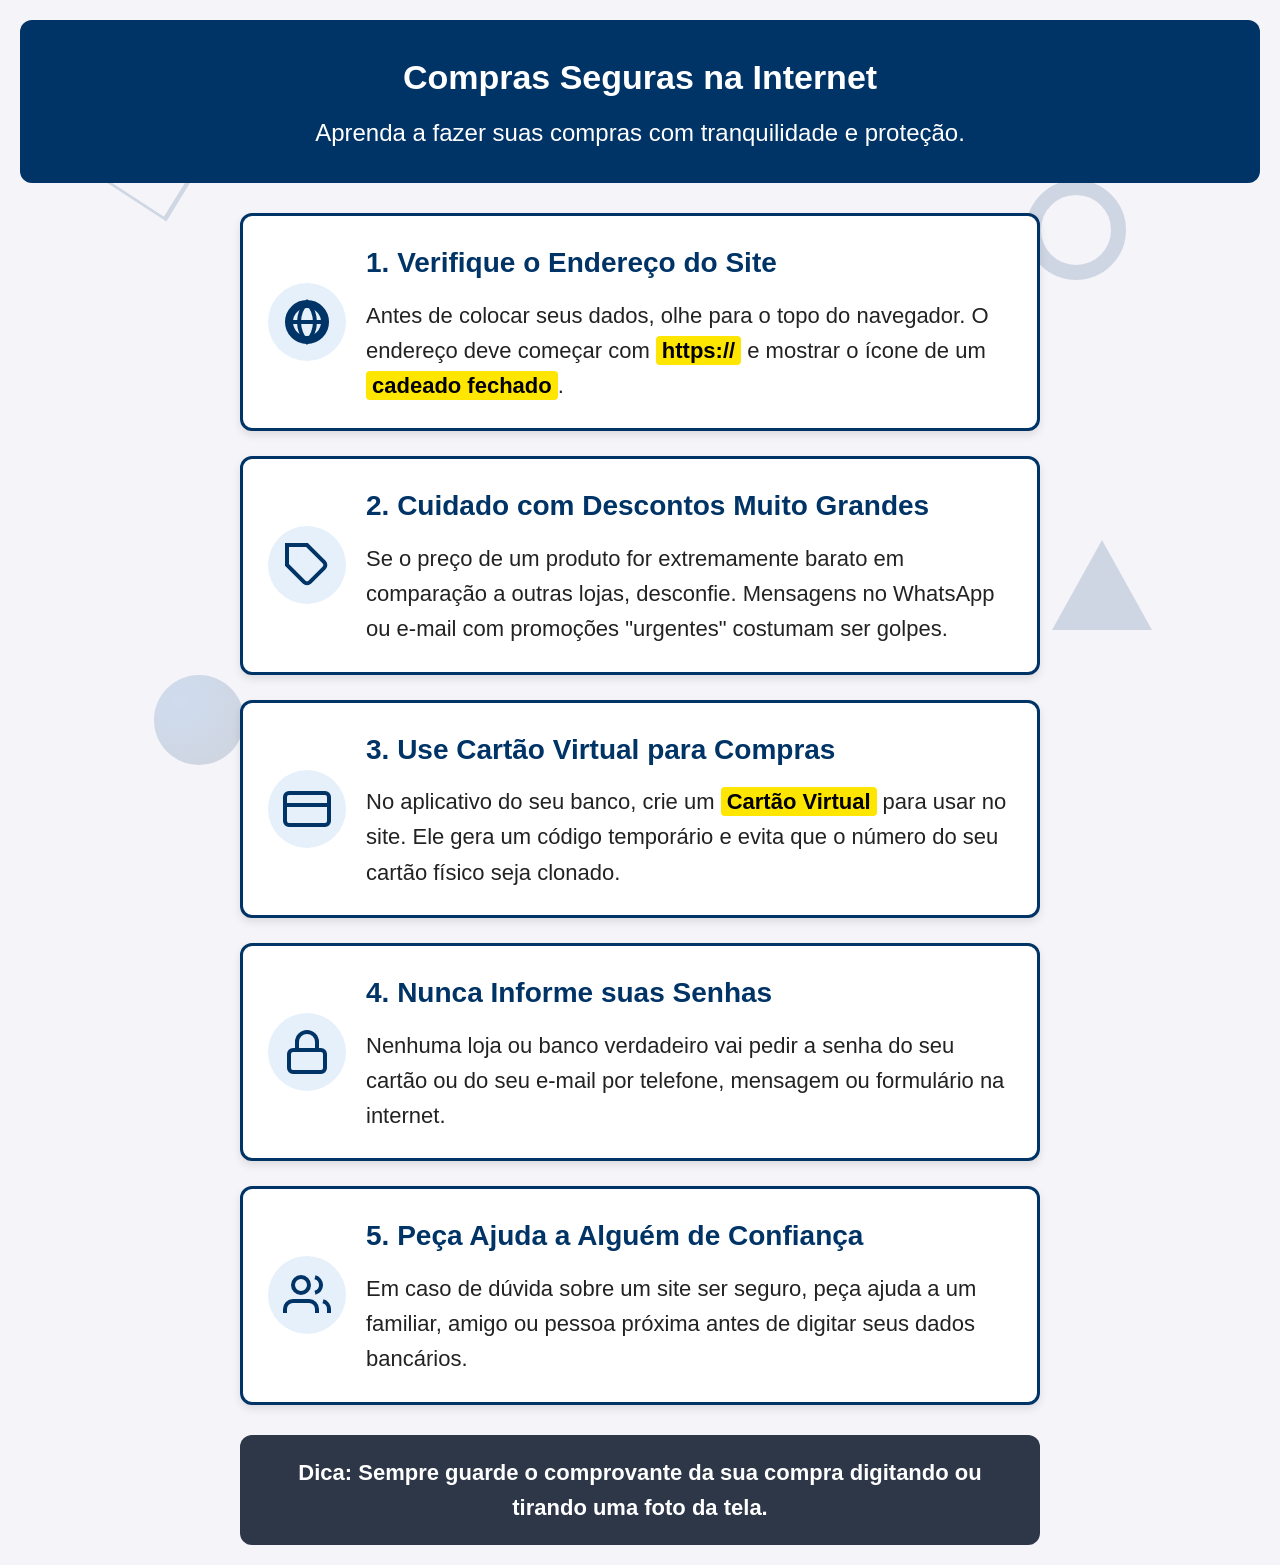
<file: index.html>
<!DOCTYPE html>
<html lang="pt-BR">
<head>
    <meta charset="UTF-8">
    <meta name="viewport" content="width=device-width, initial-scale=1.0">
    <title>Guia de Segurança para Compras Online</title>
    <link rel="stylesheet" href="style.css">
</head>
<body>

    <!-- Formas Geométricas 3D de Fundo -->
    <div class="bg-3d-container" aria-hidden="true">
        <div class="shape-3d cube"></div>
        <div class="shape-3d pyramid"></div>
        <div class="shape-3d sphere"></div>
        <div class="shape-3d torus"></div>
    </div>

    <div class="container">
        <header>
            <h1>Compras Seguras na Internet</h1>
            <p>Aprenda a fazer suas compras com tranquilidade e proteção.</p>
        </header>

        <main>
            <a href="endereco-site.html" class="dica-card-link">
                <section class="dica-card">
                    <div class="card-icon">
                        <svg viewBox="0 0 24 24" width="48" height="48" fill="none" stroke="#003366" stroke-width="2"><path d="M12 2a10 10 0 1 0 10 10A10 10 0 0 0 12 2zm0 18a8 8 0 1 1 8-8 8 8 0 0 1-8 8z"/><path d="M2 12h20M12 2a15.3 15.3 0 0 1 4 10 15.3 15.3 0 0 1-4 10 15.3 15.3 0 0 1-4-10 15.3 15.3 0 0 1 4-10z"/></svg>
                    </div>
                    <div class="card-content">
                        <h2>1. Verifique o Endereço do Site</h2>
                        <p>Antes de colocar seus dados, olhe para o topo do navegador. O endereço deve começar com <strong>https://</strong> e mostrar o ícone de um <strong>cadeado fechado</strong>.</p>
                    </div>
                </section>
            </a>

            <a href="descontos-suspeitos.html" class="dica-card-link">
                <section class="dica-card">
                    <div class="card-icon">
                        <svg viewBox="0 0 24 24" width="48" height="48" fill="none" stroke="#003366" stroke-width="2"><path d="M20.59 13.41l-7.17 7.17a2 2 0 0 1-2.83 0L2 12V2h10l8.59 8.59a2 2 0 0 1 0 2.82z"/><line x1="7" y1="7" x2="7.01" y2="7"/></svg>
                    </div>
                    <div class="card-content">
                        <h2>2. Cuidado com Descontos Muito Grandes</h2>
                        <p>Se o preço de um produto for extremamente barato em comparação a outras lojas, desconfie. Mensagens no WhatsApp ou e-mail com promoções "urgentes" costumam ser golpes.</p>
                    </div>
                </section>
            </a>

            <a href="cartao-virtual.html" class="dica-card-link">
                <section class="dica-card">
                    <div class="card-icon">
                        <svg viewBox="0 0 24 24" width="48" height="48" fill="none" stroke="#003366" stroke-width="2"><rect x="1" y="4" width="22" height="16" rx="2" ry="2"/><line x1="1" y1="10" x2="23" y2="10"/></svg>
                    </div>
                    <div class="card-content">
                        <h2>3. Use Cartão Virtual para Compras</h2>
                        <p>No aplicativo do seu banco, crie um <strong>Cartão Virtual</strong> para usar no site. Ele gera um código temporário e evita que o número do seu cartão físico seja clonado.</p>
                    </div>
                </section>
            </a>

            <a href="proteja-senhas.html" class="dica-card-link">
                <section class="dica-card">
                    <div class="card-icon">
                        <svg viewBox="0 0 24 24" width="48" height="48" fill="none" stroke="#003366" stroke-width="2"><rect x="3" y="11" width="18" height="11" rx="2" ry="2"/><path d="M7 11V7a5 5 0 0 1 10 0v4"/></svg>
                    </div>
                    <div class="card-content">
                        <h2>4. Nunca Informe suas Senhas</h2>
                        <p>Nenhuma loja ou banco verdadeiro vai pedir a senha do seu cartão ou do seu e-mail por telefone, mensagem ou formulário na internet.</p>
                    </div>
                </section>
            </a>

            <a href="peca-ajuda.html" class="dica-card-link">
                <section class="dica-card">
                    <div class="card-icon">
                        <svg viewBox="0 0 24 24" width="48" height="48" fill="none" stroke="#003366" stroke-width="2"><path d="M17 21v-2a4 4 0 0 0-4-4H5a4 4 0 0 0-4 4v2"/><circle cx="9" cy="7" r="4"/><path d="M23 21v-2a4 4 0 0 0-3-3.87"/><path d="M16 3.13a4 4 0 0 1 0 7.75"/></svg>
                    </div>
                    <div class="card-content">
                        <h2>5. Peça Ajuda a Alguém de Confiança</h2>
                        <p>Em caso de dúvida sobre um site ser seguro, peça ajuda a um familiar, amigo ou pessoa próxima antes de digitar seus dados bancários.</p>
                    </div>
                </section>
            </a>
        </main>

        <footer>
            <p>Dica: Sempre guarde o comprovante da sua compra digitando ou tirando uma foto da tela.</p>
        </footer>
    </div>

</body>
</html>
</file>
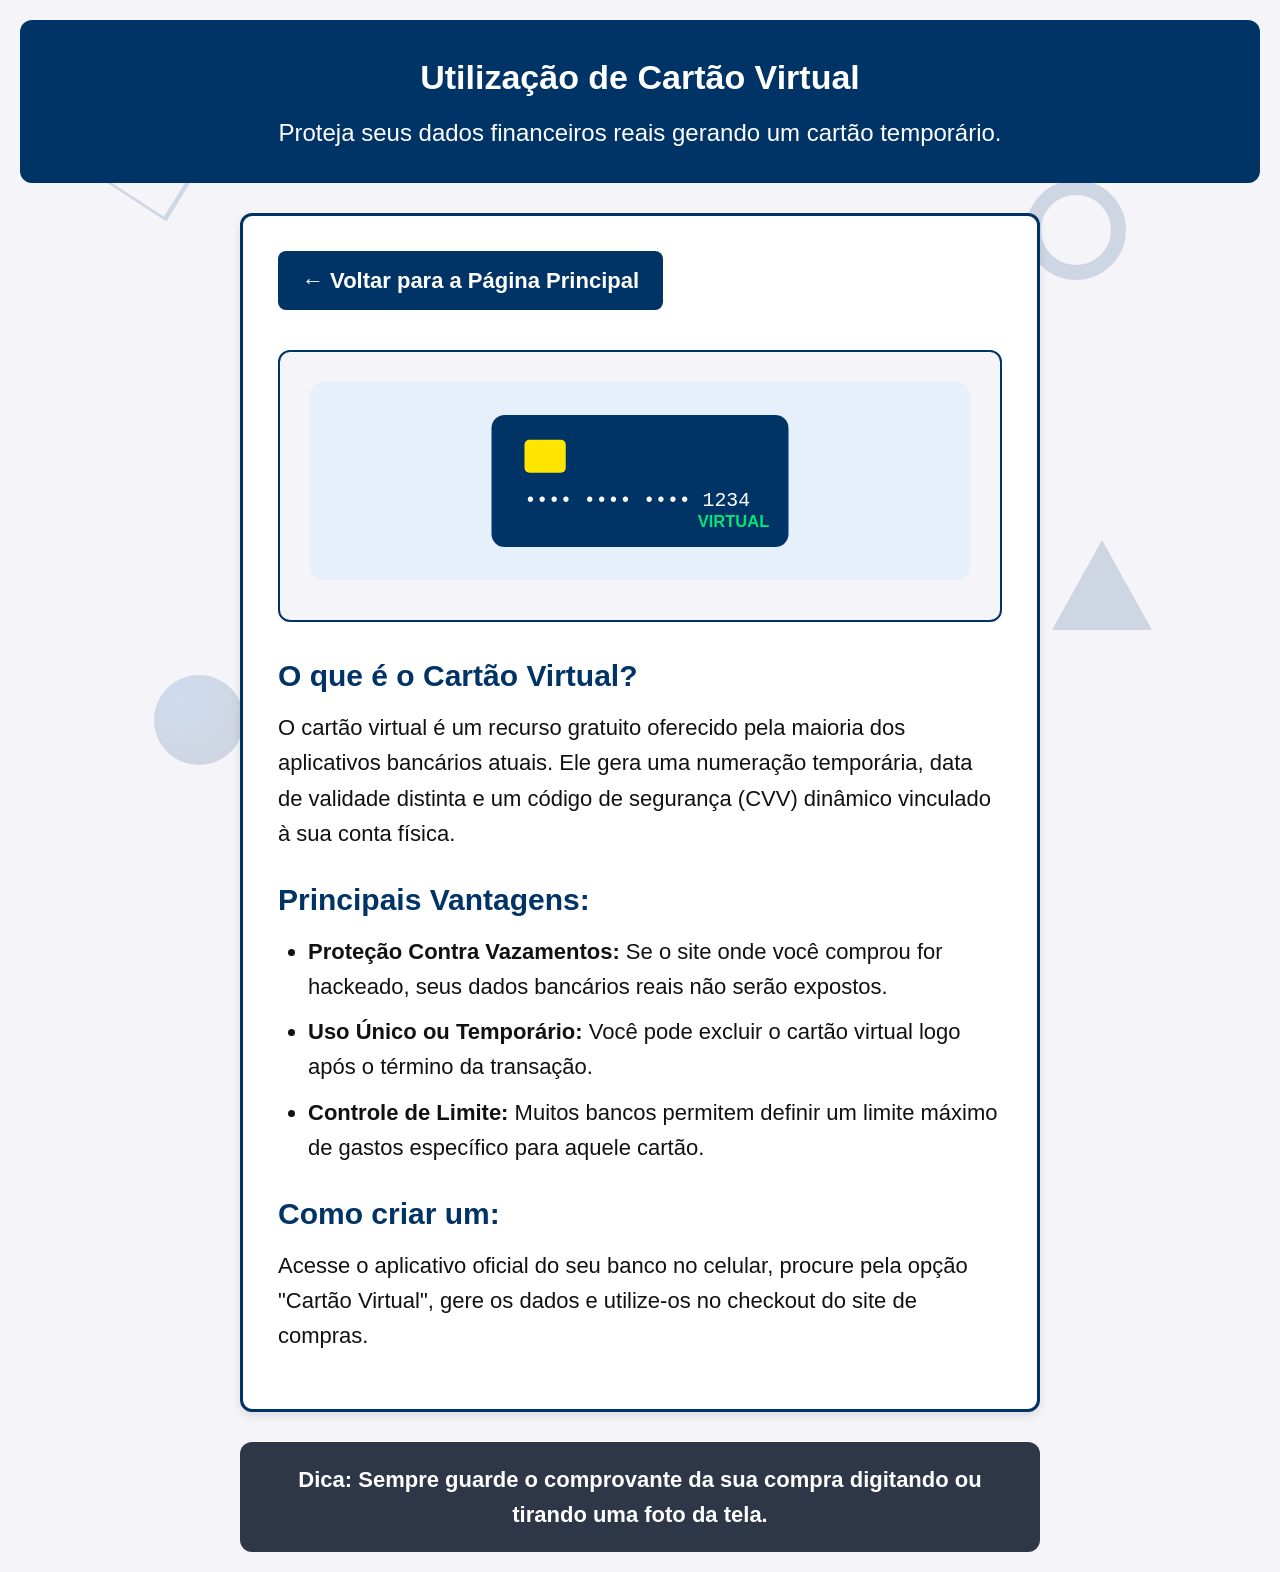
<file: cartao-virtual.html>
<!DOCTYPE html>
<html lang="pt-BR">
<head>
    <meta charset="UTF-8">
    <meta name="viewport" content="width=device-width, initial-scale=1.0">
    <title>3. Use Cartão Virtual para Compras - Guia de Segurança</title>
    <link rel="stylesheet" href="style.css">
</head>
<body>
    <div class="bg-3d-container" aria-hidden="true">
        <div class="shape-3d cube"></div>
        <div class="shape-3d pyramid"></div>
        <div class="shape-3d sphere"></div>
        <div class="shape-3d torus"></div>
    </div>

    <div class="container">
        <header>
            <h1>Utilização de Cartão Virtual</h1>
            <p>Proteja seus dados financeiros reais gerando um cartão temporário.</p>
        </header>

        <main>
            <article class="pagina-detalhes">
                <a href="index.html" class="btn-voltar">&larr; Voltar para a Página Principal</a>
                
                <figure class="hero-figure">
                    <svg viewBox="0 0 400 120" width="100%" height="120" fill="none" xmlns="[http://www.w3.org/2000/svg](http://www.w3.org/2000/svg)">
                        <rect width="400" height="120" rx="8" fill="#E6F0FA"/>
                        <rect x="110" y="20" width="180" height="80" rx="8" fill="#003366"/>
                        <rect x="130" y="35" width="25" height="20" rx="3" fill="#FFE600"/>
                        <text x="130" y="75" font-family="Courier, monospace" font-size="12" fill="#FFFFFF">•••• •••• •••• 1234</text>
                        <text x="235" y="88" font-family="Arial" font-size="10" font-weight="bold" fill="#00E676">VIRTUAL</text>
                    </svg>
                </figure>

                <h2>O que é o Cartão Virtual?</h2>
                <p>O cartão virtual é um recurso gratuito oferecido pela maioria dos aplicativos bancários atuais. Ele gera uma numeração temporária, data de validade distinta e um código de segurança (CVV) dinâmico vinculado à sua conta física.</p>

                <h2>Principais Vantagens:</h2>
                <ul>
                    <li><strong>Proteção Contra Vazamentos:</strong> Se o site onde você comprou for hackeado, seus dados bancários reais não serão expostos.</li>
                    <li><strong>Uso Único ou Temporário:</strong> Você pode excluir o cartão virtual logo após o término da transação.</li>
                    <li><strong>Controle de Limite:</strong> Muitos bancos permitem definir um limite máximo de gastos específico para aquele cartão.</li>
                </ul>

                <h2>Como criar um:</h2>
                <p>Acesse o aplicativo oficial do seu banco no celular, procure pela opção "Cartão Virtual", gere os dados e utilize-os no checkout do site de compras.</p>
            </article>
        </main>

        <footer>
            <p>Dica: Sempre guarde o comprovante da sua compra digitando ou tirando uma foto da tela.</p>
        </footer>
    </div>
</body>
</html>
</file>
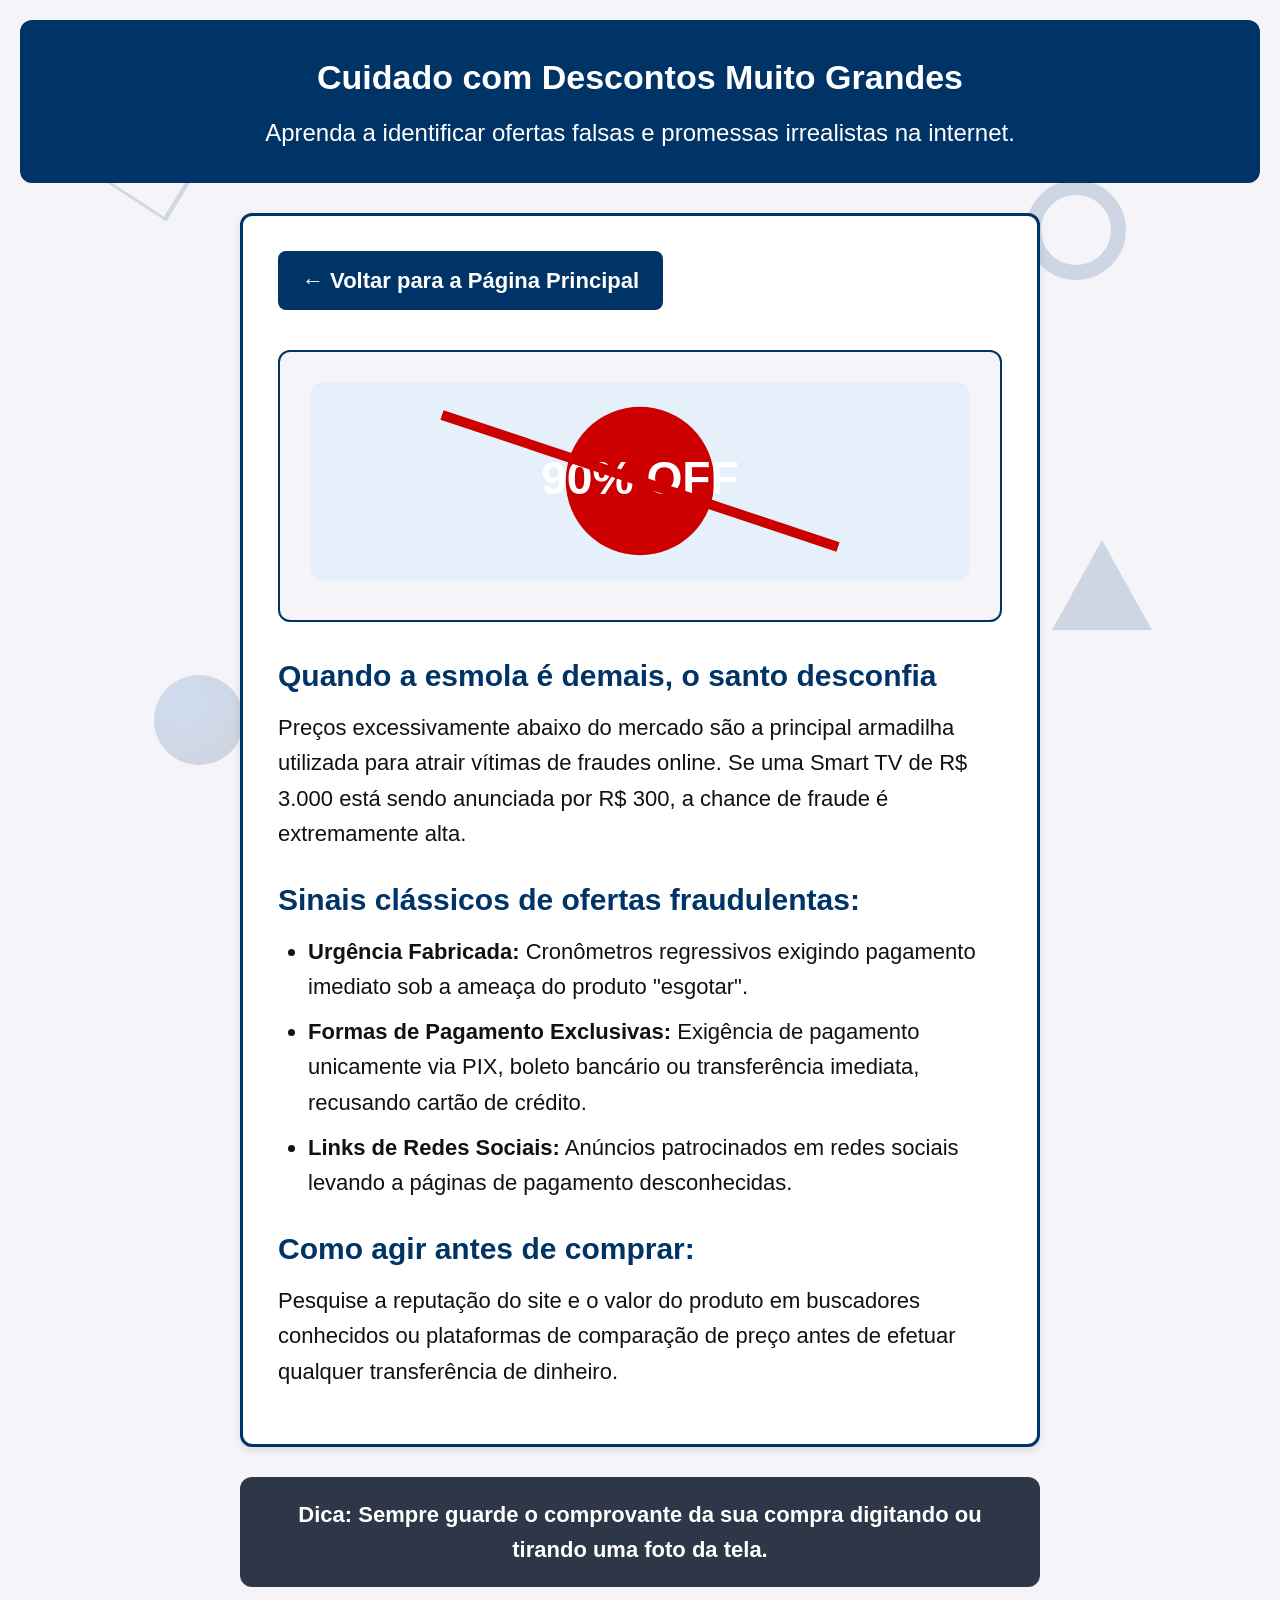
<file: descontos-suspeitos.html>
<!DOCTYPE html>
<html lang="pt-BR">
<head>
    <meta charset="UTF-8">
    <meta name="viewport" content="width=device-width, initial-scale=1.0">
    <title>2. Cuidado com Descontos Muito Grandes - Guia de Segurança</title>
    <link rel="stylesheet" href="style.css">
</head>
<body>
    <div class="bg-3d-container" aria-hidden="true">
        <div class="shape-3d cube"></div>
        <div class="shape-3d pyramid"></div>
        <div class="shape-3d sphere"></div>
        <div class="shape-3d torus"></div>
    </div>

    <div class="container">
        <header>
            <h1>Cuidado com Descontos Muito Grandes</h1>
            <p>Aprenda a identificar ofertas falsas e promessas irrealistas na internet.</p>
        </header>

        <main>
            <article class="pagina-detalhes">
                <a href="index.html" class="btn-voltar">&larr; Voltar para a Página Principal</a>
                
                <figure class="hero-figure">
                    <svg viewBox="0 0 400 120" width="100%" height="120" fill="none" xmlns="[http://www.w3.org/2000/svg](http://www.w3.org/2000/svg)">
                        <rect width="400" height="120" rx="8" fill="#E6F0FA"/>
                        <circle cx="200" cy="60" r="45" fill="#CC0000"/>
                        <text x="200" y="68" font-family="Arial" font-size="28" font-weight="bold" fill="#FFFFFF" text-anchor="middle">90% OFF</text>
                        <line x1="80" y1="20" x2="320" y2="100" stroke="#CC0000" stroke-width="6"/>
                    </svg>
                </figure>

                <h2>Quando a esmola é demais, o santo desconfia</h2>
                <p>Preços excessivamente abaixo do mercado são a principal armadilha utilizada para atrair vítimas de fraudes online. Se uma Smart TV de R$ 3.000 está sendo anunciada por R$ 300, a chance de fraude é extremamente alta.</p>

                <h2>Sinais clássicos de ofertas fraudulentas:</h2>
                <ul>
                    <li><strong>Urgência Fabricada:</strong> Cronômetros regressivos exigindo pagamento imediato sob a ameaça do produto "esgotar".</li>
                    <li><strong>Formas de Pagamento Exclusivas:</strong> Exigência de pagamento unicamente via PIX, boleto bancário ou transferência imediata, recusando cartão de crédito.</li>
                    <li><strong>Links de Redes Sociais:</strong> Anúncios patrocinados em redes sociais levando a páginas de pagamento desconhecidas.</li>
                </ul>

                <h2>Como agir antes de comprar:</h2>
                <p>Pesquise a reputação do site e o valor do produto em buscadores conhecidos ou plataformas de comparação de preço antes de efetuar qualquer transferência de dinheiro.</p>
            </article>
        </main>

        <footer>
            <p>Dica: Sempre guarde o comprovante da sua compra digitando ou tirando uma foto da tela.</p>
        </footer>
    </div>
</body>
</html>
</file>
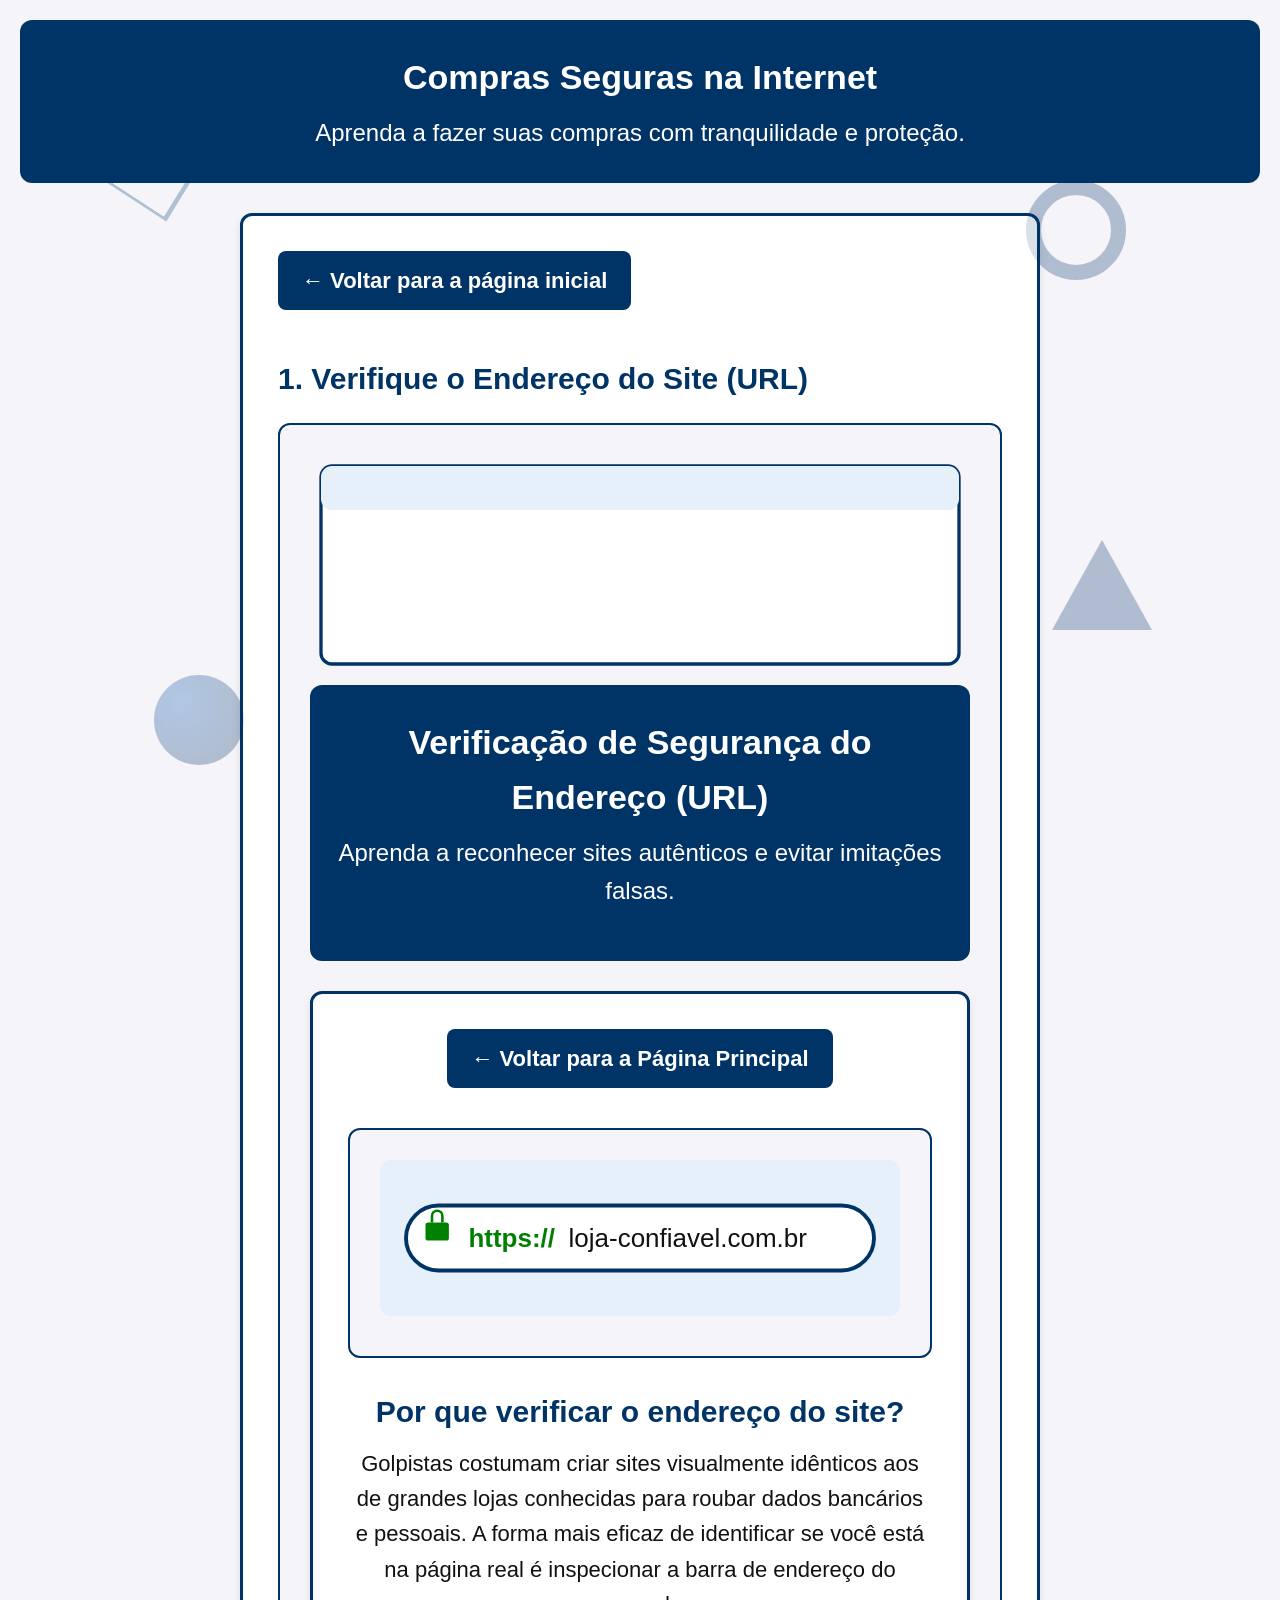
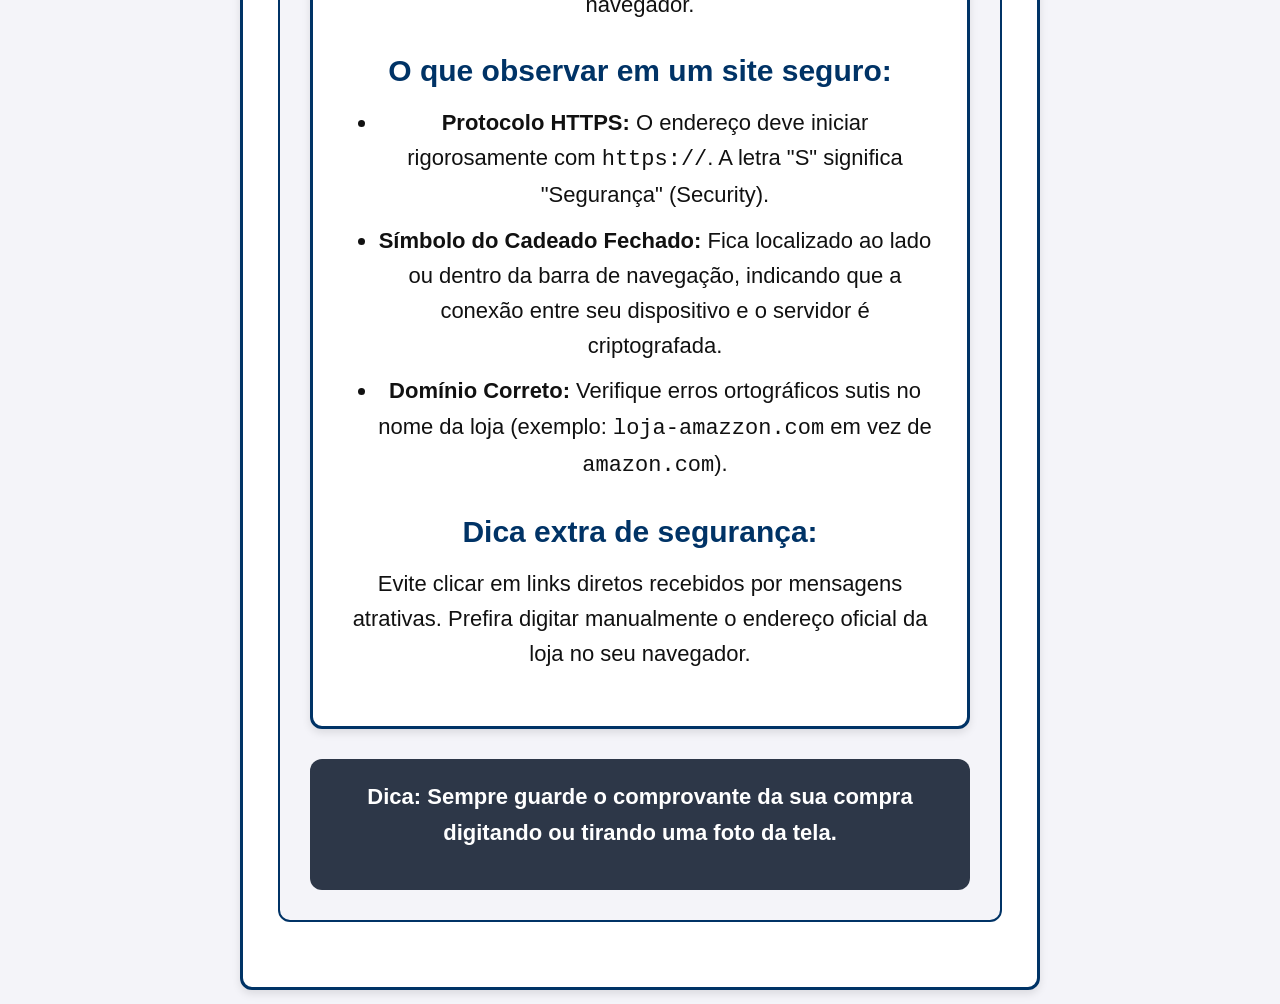
<file: endereco-site.html>
<!DOCTYPE html>
<html lang="pt-BR">
<head>
    <meta charset="UTF-8">
    <meta name="viewport" content="width=device-width, initial-scale=1.0">
    <title>Verifique o Endereço do Site - Guia de Segurança</title>
    <link rel="stylesheet" href="style.css">
</head>
<body>

    <div class="bg-3d-container" aria-hidden="true">
        <div class="shape-3d cube"></div>
        <div class="shape-3d pyramid"></div>
        <div class="shape-3d sphere"></div>
        <div class="shape-3d torus"></div>
    </div>

    <div class="container">
        <header>
            <h1>Compras Seguras na Internet</h1>
            <p>Aprenda a fazer suas compras com tranquilidade e proteção.</p>
        </header>

        <main class="pagina-detalhes">
            <a href="index.html" class="btn-voltar">&larr; Voltar para a página inicial</a>

            <h2>1. Verifique o Endereço do Site (URL)</h2>
            
            <div class="hero-figure">
                <svg viewBox="0 0 600 200" width="100%" height="auto" xmlns="http://www.w3.org/2000/svg">
                    <!-- Navegador -->
                    <rect x="10" y="10" width="580" height="180" rx="10" fill="#FFFFFF" stroke="#003366" stroke-width="3"/>
                    <rect x="10" y="10" width="580" height="40" rx="10" fill="#E6F0FA"/>Aqui estão os códigos HTML das 5 páginas secundárias correspondentes aos cards do seu arquivo `index.html`. 

Cada página já está vinculada ao CSS original (`style.css`), conta com conteúdo aprofundado, ilustrações explicativas em vetor (SVG leve para não pesar a sua conexão) e botão para voltar à página principal.

---

### 1. `endereco-site.html`

```html
<!DOCTYPE html>
<html lang="pt-BR">
<head>
    <meta charset="UTF-8">
    <meta name="viewport" content="width=device-width, initial-scale=1.0">
    <title>1. Verifique o Endereço do Site - Guia de Segurança</title>
    <link rel="stylesheet" href="style.css">
</head>
<body>
    <div class="bg-3d-container" aria-hidden="true">
        <div class="shape-3d cube"></div>
        <div class="shape-3d pyramid"></div>
        <div class="shape-3d sphere"></div>
        <div class="shape-3d torus"></div>
    </div>

    <div class="container">
        <header>
            <h1>Verificação de Segurança do Endereço (URL)</h1>
            <p>Aprenda a reconhecer sites autênticos e evitar imitações falsas.</p>
        </header>

        <main>
            <article class="pagina-detalhes">
                <a href="index.html" class="btn-voltar">&larr; Voltar para a Página Principal</a>
                
                <figure class="hero-figure">
                    <svg viewBox="0 0 400 120" width="100%" height="120" fill="none" xmlns="[http://www.w3.org/2000/svg](http://www.w3.org/2000/svg)">
                        <rect width="400" height="120" rx="8" fill="#E6F0FA"/>
                        <rect x="20" y="35" width="360" height="50" rx="25" fill="#FFFFFF" stroke="#003366" stroke-width="3"/>
                        <rect x="35" y="48" width="18" height="14" rx="2" fill="#008000"/>
                        <path d="M40 48V43A4 4 0 0 1 48 43V48" stroke="#008000" stroke-width="2"/>
                        <text x="68" y="67" font-family="Arial" font-size="20" font-weight="bold" fill="#008000">https://</text>
                        <text x="145" y="67" font-family="Arial" font-size="20" fill="#111111">loja-confiavel.com.br</text>
                    </svg>
                </figure>

                <h2>Por que verificar o endereço do site?</h2>
                <p>Golpistas costumam criar sites visualmente idênticos aos de grandes lojas conhecidas para roubar dados bancários e pessoais. A forma mais eficaz de identificar se você está na página real é inspecionar a barra de endereço do navegador.</p>

                <h2>O que observar em um site seguro:</h2>
                <ul>
                    <li><strong>Protocolo HTTPS:</strong> O endereço deve iniciar rigorosamente com <code>https://</code>. A letra "S" significa "Segurança" (Security).</li>
                    <li><strong>Símbolo do Cadeado Fechado:</strong> Fica localizado ao lado ou dentro da barra de navegação, indicando que a conexão entre seu dispositivo e o servidor é criptografada.</li>
                    <li><strong>Domínio Correto:</strong> Verifique erros ortográficos sutis no nome da loja (exemplo: <code>loja-amazzon.com</code> em vez de <code>amazon.com</code>).</li>
                </ul>

                <h2>Dica extra de segurança:</h2>
                <p>Evite clicar em links diretos recebidos por mensagens atrativas. Prefira digitar manualmente o endereço oficial da loja no seu navegador.</p>
            </article>
        </main>

        <footer>
            <p>Dica: Sempre guarde o comprovante da sua compra digitando ou tirando uma foto da tela.</p>
        </footer>
    </div>
</body>
</html>
</file>
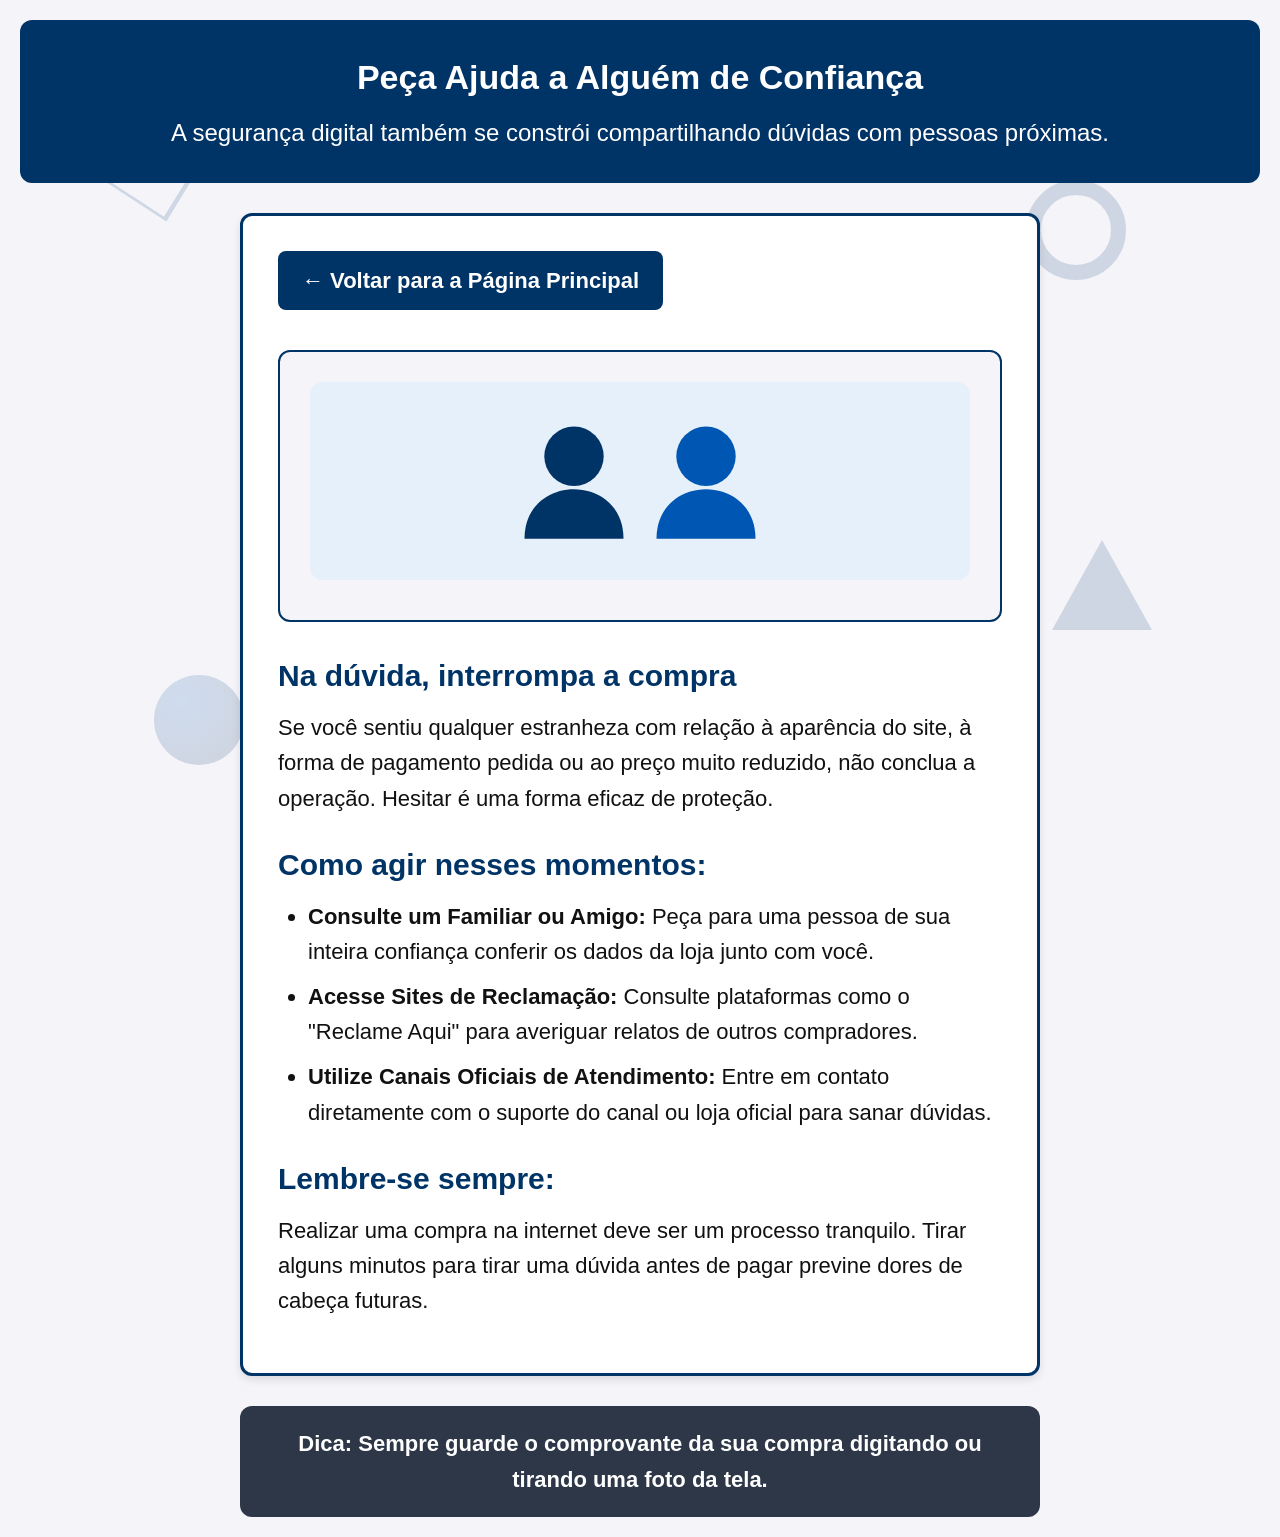
<file: peca-ajuda.html>
<!DOCTYPE html>
<html lang="pt-BR">
<head>
    <meta charset="UTF-8">
    <meta name="viewport" content="width=device-width, initial-scale=1.0">
    <title>5. Peça Ajuda a Alguém de Confiança - Guia de Segurança</title>
    <link rel="stylesheet" href="style.css">
</head>
<body>
    <div class="bg-3d-container" aria-hidden="true">
        <div class="shape-3d cube"></div>
        <div class="shape-3d pyramid"></div>
        <div class="shape-3d sphere"></div>
        <div class="shape-3d torus"></div>
    </div>

    <div class="container">
        <header>
            <h1>Peça Ajuda a Alguém de Confiança</h1>
            <p>A segurança digital também se constrói compartilhando dúvidas com pessoas próximas.</p>
        </header>

        <main>
            <article class="pagina-detalhes">
                <a href="index.html" class="btn-voltar">&larr; Voltar para a Página Principal</a>
                
                <figure class="hero-figure">
                    <svg viewBox="0 0 400 120" width="100%" height="120" fill="none" xmlns="[http://www.w3.org/2000/svg](http://www.w3.org/2000/svg)">
                        <rect width="400" height="120" rx="8" fill="#E6F0FA"/>
                        <circle cx="160" cy="45" r="18" fill="#003366"/>
                        <path d="M130 95c0-20 15-30 30-30s30 10 30 30" fill="#003366"/>
                        <circle cx="240" cy="45" r="18" fill="#0056b3"/>
                        <path d="M210 95c0-20 15-30 30-30s30 10 30 30" fill="#0056b3"/>
                    </svg>
                </figure>

                <h2>Na dúvida, interrompa a compra</h2>
                <p>Se você sentiu qualquer estranheza com relação à aparência do site, à forma de pagamento pedida ou ao preço muito reduzido, não conclua a operação. Hesitar é uma forma eficaz de proteção.</p>

                <h2>Como agir nesses momentos:</h2>
                <ul>
                    <li><strong>Consulte um Familiar ou Amigo:</strong> Peça para uma pessoa de sua inteira confiança conferir os dados da loja junto com você.</li>
                    <li><strong>Acesse Sites de Reclamação:</strong> Consulte plataformas como o "Reclame Aqui" para averiguar relatos de outros compradores.</li>
                    <li><strong>Utilize Canais Oficiais de Atendimento:</strong> Entre em contato diretamente com o suporte do canal ou loja oficial para sanar dúvidas.</li>
                </ul>

                <h2>Lembre-se sempre:</h2>
                <p>Realizar uma compra na internet deve ser um processo tranquilo. Tirar alguns minutos para tirar uma dúvida antes de pagar previne dores de cabeça futuras.</p>
            </article>
        </main>

        <footer>
            <p>Dica: Sempre guarde o comprovante da sua compra digitando ou tirando uma foto da tela.</p>
        </footer>
    </div>
</body>
</html>
</file>
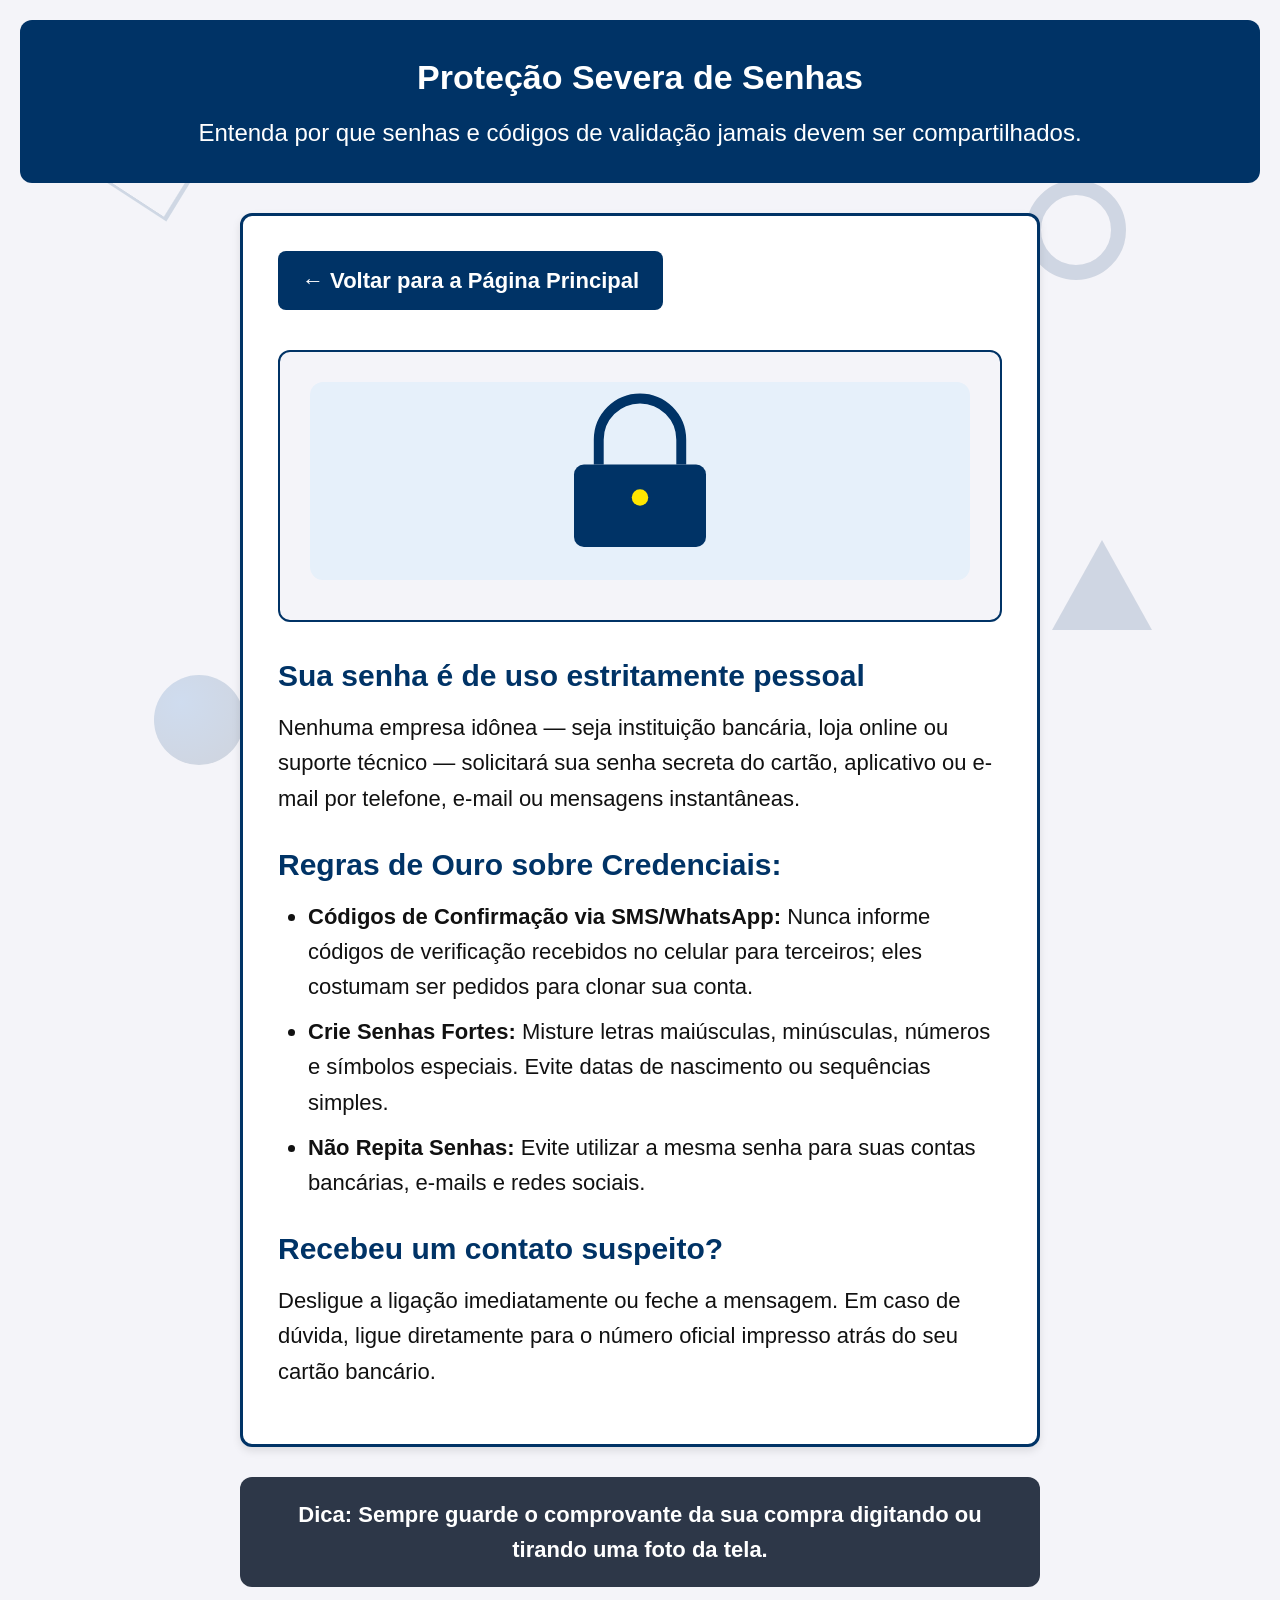
<file: proteja-senhas.html>
<!DOCTYPE html>
<html lang="pt-BR">
<head>
    <meta charset="UTF-8">
    <meta name="viewport" content="width=device-width, initial-scale=1.0">
    <title>4. Nunca Informe suas Senhas - Guia de Segurança</title>
    <link rel="stylesheet" href="style.css">
</head>
<body>
    <div class="bg-3d-container" aria-hidden="true">
        <div class="shape-3d cube"></div>
        <div class="shape-3d pyramid"></div>
        <div class="shape-3d sphere"></div>
        <div class="shape-3d torus"></div>
    </div>

    <div class="container">
        <header>
            <h1>Proteção Severa de Senhas</h1>
            <p>Entenda por que senhas e códigos de validação jamais devem ser compartilhados.</p>
        </header>

        <main>
            <article class="pagina-detalhes">
                <a href="index.html" class="btn-voltar">&larr; Voltar para a Página Principal</a>
                
                <figure class="hero-figure">
                    <svg viewBox="0 0 400 120" width="100%" height="120" fill="none" xmlns="[http://www.w3.org/2000/svg](http://www.w3.org/2000/svg)">
                        <rect width="400" height="120" rx="8" fill="#E6F0FA"/>
                        <rect x="160" y="50" width="80" height="50" rx="6" fill="#003366"/>
                        <path d="M175 50V35A25 25 0 0 1 225 35V50" stroke="#003366" stroke-width="6"/>
                        <circle cx="200" cy="70" r="5" fill="#FFE600"/>
                    </svg>
                </figure>

                <h2>Sua senha é de uso estritamente pessoal</h2>
                <p>Nenhuma empresa idônea — seja instituição bancária, loja online ou suporte técnico — solicitará sua senha secreta do cartão, aplicativo ou e-mail por telefone, e-mail ou mensagens instantâneas.</p>

                <h2>Regras de Ouro sobre Credenciais:</h2>
                <ul>
                    <li><strong>Códigos de Confirmação via SMS/WhatsApp:</strong> Nunca informe códigos de verificação recebidos no celular para terceiros; eles costumam ser pedidos para clonar sua conta.</li>
                    <li><strong>Crie Senhas Fortes:</strong> Misture letras maiúsculas, minúsculas, números e símbolos especiais. Evite datas de nascimento ou sequências simples.</li>
                    <li><strong>Não Repita Senhas:</strong> Evite utilizar a mesma senha para suas contas bancárias, e-mails e redes sociais.</li>
                </ul>

                <h2>Recebeu um contato suspeito?</h2>
                <p>Desligue a ligação imediatamente ou feche a mensagem. Em caso de dúvida, ligue diretamente para o número oficial impresso atrás do seu cartão bancário.</p>
            </article>
        </main>

        <footer>
            <p>Dica: Sempre guarde o comprovante da sua compra digitando ou tirando uma foto da tela.</p>
        </footer>
    </div>
</body>
</html>
</file>
<file: style.css>
/* Configurações Globais de Acessibilidade */
* {
    box-sizing: border-box;
    margin: 0;
    padding: 0;
}

body {
    font-family: Arial, Helvetica, sans-serif;
    font-size: 22px;
    line-height: 1.6;
    background-color: #F4F4F9;
    color: #111111;
    padding: 20px;
    position: relative;
    overflow-x: hidden;
}

/* Camada escura de fundo (Overlay) */
body::before {
    content: "";
    position: fixed;
    top: 0;
    left: 0;
    width: 100vw;
    height: 100vh;
    background-color: rgba(0, 0, 0, 0.6);
    opacity: 0;
    visibility: hidden;
    transition: opacity 0.3s ease, visibility 0.3s ease;
    z-index: 10;
    pointer-events: none;
}

/* Formas Geométricas 3D de Fundo */
.bg-3d-container {
    position: fixed;
    top: 0;
    left: 0;
    width: 100%;
    height: 100%;
    pointer-events: none;
    z-index: 0;
    perspective: 1000px;
    overflow: hidden;
}

.shape-3d {
    position: absolute;
    opacity: 0.15;
    transform-style: preserve-3d;
    animation: rotate3d 20s infinite linear;
}

.cube {
    top: 15%;
    left: 8%;
    width: 80px;
    height: 80px;
    border: 4px solid #003366;
    transform: rotateX(45deg) rotateY(45deg);
}

.pyramid {
    top: 60%;
    right: 10%;
    width: 0;
    height: 0;
    border-left: 50px solid transparent;
    border-right: 50px solid transparent;
    border-bottom: 90px solid #003366;
    animation-duration: 25s;
}

.sphere {
    top: 75%;
    left: 12%;
    width: 90px;
    height: 90px;
    border-radius: 50%;
    background: radial-gradient(circle at 30% 30%, #0056b3, #001f3f);
    animation-duration: 18s;
}

.torus {
    top: 20%;
    right: 12%;
    width: 100px;
    height: 100px;
    border: 15px solid #003366;
    border-radius: 50%;
    animation-duration: 22s;
}

@keyframes rotate3d {
    0% { transform: rotateX(0deg) rotateY(0deg) rotateZ(0deg) translateY(0px); }
    50% { transform: rotateX(180deg) rotateY(180deg) rotateZ(90deg) translateY(-20px); }
    100% { transform: rotateX(360deg) rotateY(360deg) rotateZ(180deg) translateY(0px); }
}

.container {
    position: relative;
    z-index: 1;
}

/* Cabeçalho */
header {
    background-color: #003366;
    color: #FFFFFF;
    padding: 30px 20px;
    text-align: center;
    border-radius: 12px;
    margin-bottom: 30px;
    transition: filter 0.3s ease;
}

header h1 {
    font-size: 34px;
    margin-bottom: 10px;
}

header p {
    font-size: 24px;
}

/* Conteúdo Principal */
main {
    max-width: 800px;
    margin: 0 auto;
}

a.dica-card-link {
    text-decoration: none;
    color: inherit;
    display: block;
}

/* Cartões com Dicas */
.dica-card {
    background-color: #FFFFFF;
    border: 3px solid #003366;
    border-radius: 12px;
    padding: 25px;
    margin-bottom: 25px;
    box-shadow: 0 4px 8px rgba(0, 0, 0, 0.1);
    cursor: pointer;
    transition: transform 0.3s ease, box-shadow 0.3s ease, filter 0.3s ease;
    display: flex;
    align-items: center;
    gap: 20px;
}

.card-icon {
    flex-shrink: 0;
    background-color: #E6F0FA;
    padding: 15px;
    border-radius: 50%;
    display: flex;
    align-items: center;
    justify-content: center;
}

.dica-card h2 {
    color: #003366;
    font-size: 28px;
    margin-bottom: 12px;
}

.dica-card p {
    color: #222222;
}

.dica-card strong {
    background-color: #FFE600;
    color: #000000;
    padding: 2px 6px;
    border-radius: 4px;
}

/* Páginas Secundárias */
.pagina-detalhes {
    background-color: #FFFFFF;
    border: 3px solid #003366;
    border-radius: 12px;
    padding: 35px;
    box-shadow: 0 4px 8px rgba(0, 0, 0, 0.1);
}

.hero-figure {
    text-align: center;
    margin: 20px 0 30px 0;
    background-color: #F4F4F9;
    padding: 30px;
    border-radius: 12px;
    border: 2px solid #003366;
}

.hero-figure svg {
    max-width: 100%;
    height: auto;
}

.pagina-detalhes h2 {
    color: #003366;
    font-size: 30px;
    margin-top: 25px;
    margin-bottom: 10px;
}

.pagina-detalhes p {
    margin-bottom: 20px;
}

.pagina-detalhes ul, .pagina-detalhes ol {
    margin-left: 30px;
    margin-bottom: 25px;
}

.pagina-detalhes li {
    margin-bottom: 10px;
}

.btn-voltar {
    display: inline-block;
    background-color: #003366;
    color: #FFFFFF;
    text-decoration: none;
    padding: 12px 24px;
    border-radius: 8px;
    font-weight: bold;
    margin-bottom: 20px;
    transition: background-color 0.2s ease;
}

.btn-voltar:hover {
    background-color: #0056b3;
}

/* Rodapé */
footer {
    max-width: 800px;
    margin: 30px auto 0 auto;
    background-color: #2D3748;
    color: #FFFFFF;
    padding: 20px;
    text-align: center;
    border-radius: 12px;
    font-weight: bold;
    transition: filter 0.3s ease;
}

/* Efeito Modal no Hover */
body:has(.dica-card:hover)::before {
    opacity: 1;
    visibility: visible;
}

body:has(.dica-card:hover) header,
body:has(.dica-card:hover) footer,
body:has(.dica-card:hover) .dica-card:not(:hover) {
    filter: blur(5px) opacity(0.5);
    pointer-events: none;
}

.dica-card:hover {
    position: relative;
    z-index: 100;
    transform: scale(1.05);
    box-shadow: 0 12px 30px rgba(0, 0, 0, 0.5);
    border-color: #0056b3;
}
</file>
